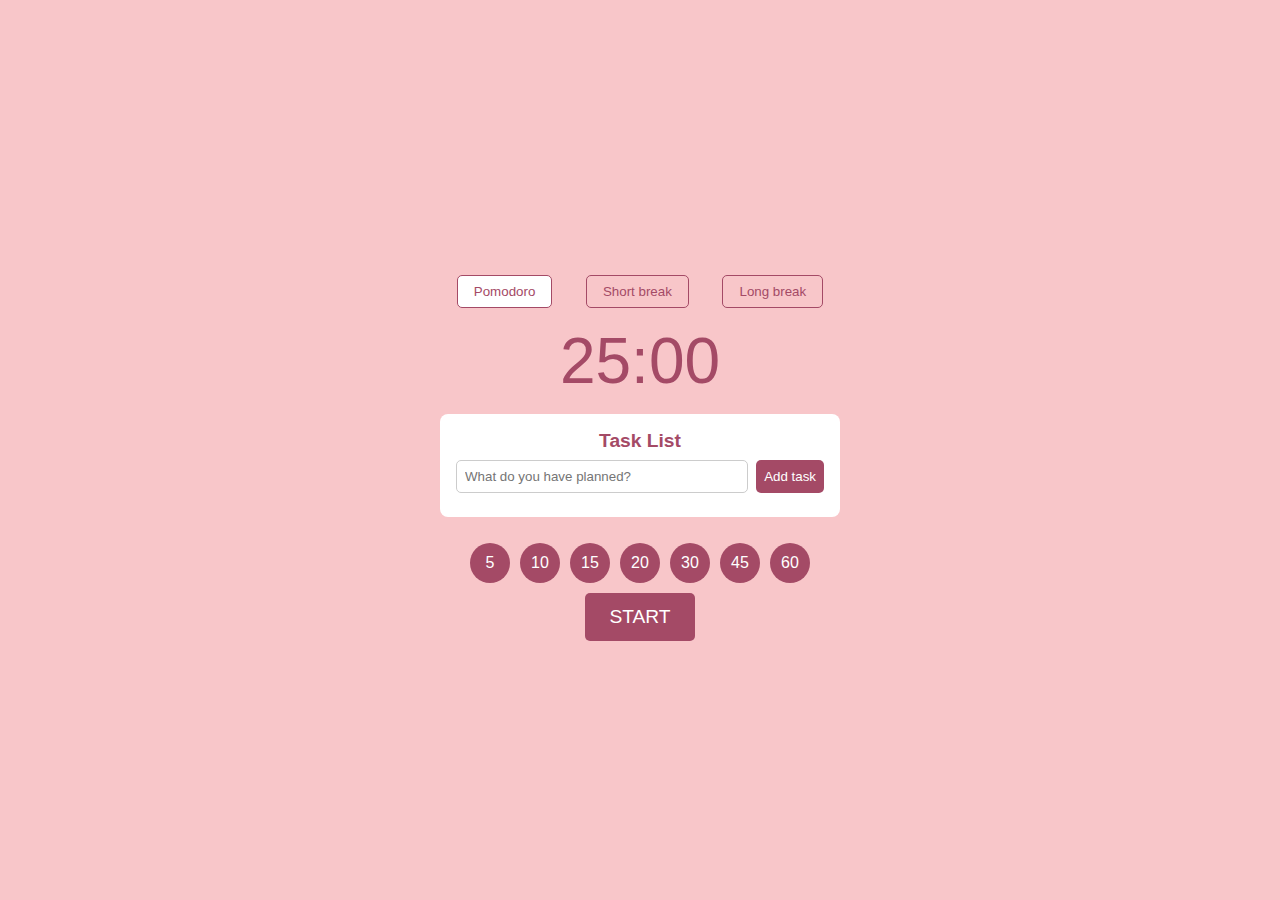
<file: index.html>
<!DOCTYPE html>
<html lang="en">

<head>
    <meta charset="UTF-8">
    <meta name="viewport" content="width=device-width, initial-scale=1.0">
    <link rel="icon" type="image/x-icon" href="icon.png">
    <title>Pomodoro Timer</title>
    <link rel="stylesheet" href="style.css">
</head>

<body>
    <div class="container">
        <!-- Timer Mode Buttons -->
        <div class="mode-buttons">
            <button id="pomodoro" class="mode active">Pomodoro</button>
            <button id="shortBreak" class="mode">Short break</button>
            <button id="longBreak" class="mode">Long break</button>
        </div>

        <!-- Timer Display -->
        <div class="timer-display">
            <span id="timer">25:00</span>
        </div>

        <!-- Task List -->
        <div class="task-list">
            <h2>Task List</h2>
            <div class="task-input">
                <input type="text" id="taskInput" placeholder="What do you have planned?">
                <button id="addTaskButton">Add task</button>
            </div>
            <ul id="tasks"></ul>
        </div>


        <div class="timer-container">
            <div class="timer-option" data-value="5">5</div>
            <div class="timer-option" data-value="10">10</div>
            <div class="timer-option" data-value="15">15</div>
            <div class="timer-option" data-value="20">20</div>
            <div class="timer-option" data-value="30">30</div>
            <div class="timer-option" data-value="45">45</div>
            <div class="timer-option" data-value="60">60</div>
        </div>
        <button id="startStopButton">START</button>
    </div>

    <script src="script.js"></script>
</body>

</html>
</file>
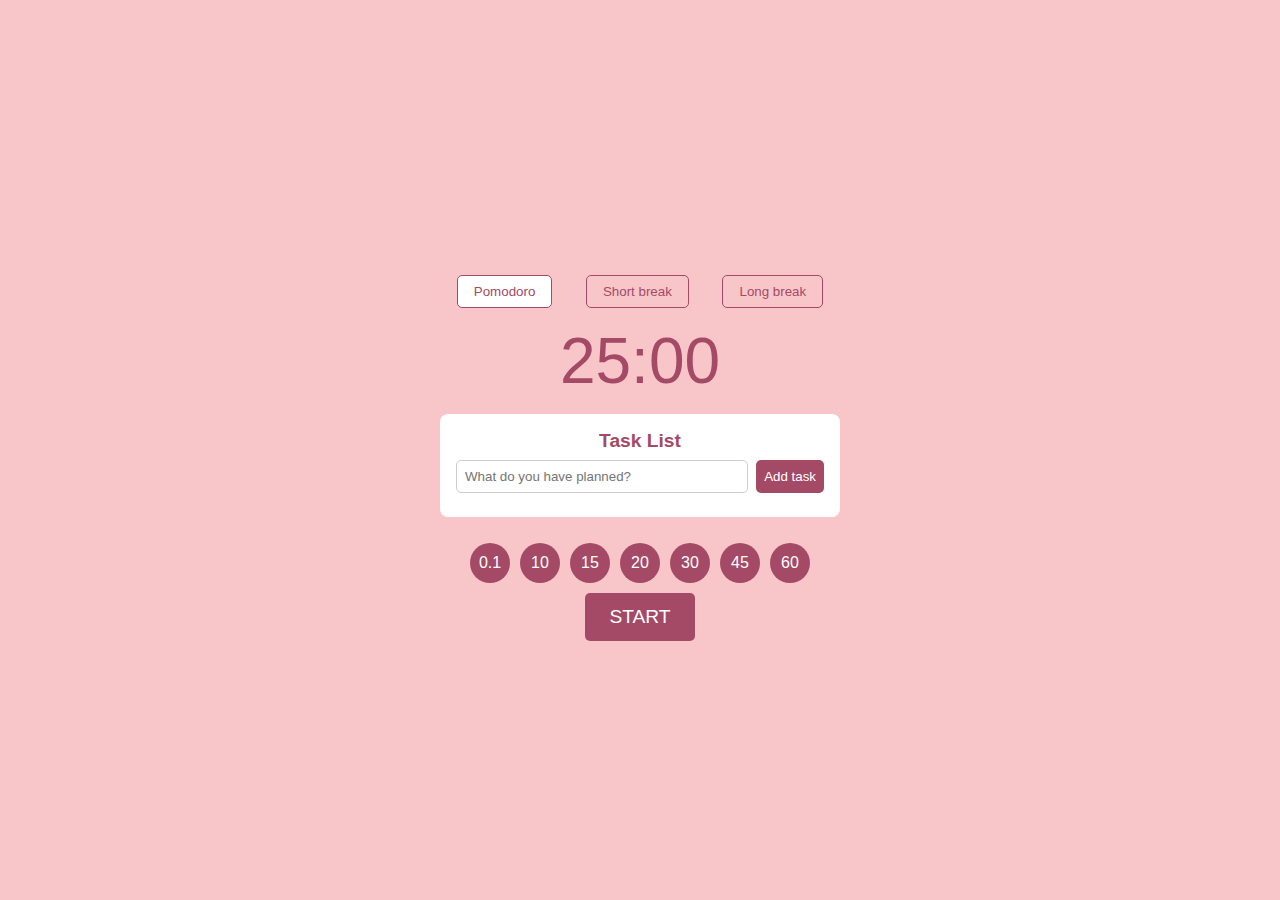
<file: chrome-extention/index.html>
<!DOCTYPE html>
<html lang="en">

<head>
    <meta charset="UTF-8">
    <meta name="viewport" content="width=device-width, initial-scale=1.0">
    <link rel="icon" type="image/x-icon" href="icon.png">
    <title>Pomodoro Timer</title>
    <link rel="stylesheet" href="style.css">
</head>

<body>
    <div class="container">
        <!-- Timer Mode Buttons -->
        <div class="mode-buttons">
            <button id="pomodoro" class="mode active">Pomodoro</button>
            <button id="shortBreak" class="mode">Short break</button>
            <button id="longBreak" class="mode">Long break</button>
        </div>

        <!-- Timer Display -->
        <div class="timer-display">
            <span id="timer">25:00</span>
        </div>

        <!-- Task List -->
        <div class="task-list">
            <h2>Task List</h2>
            <div class="task-input">
                <input type="text" id="taskInput" placeholder="What do you have planned?">
                <button id="addTaskButton">Add task</button>
            </div>
            <ul id="tasks"></ul>
        </div>


        <div class="timer-container">
            <div class="timer-option" data-value="0.1">0.1</div>
            <div class="timer-option" data-value="10">10</div>
            <div class="timer-option" data-value="15">15</div>
            <div class="timer-option" data-value="20">20</div>
            <div class="timer-option" data-value="30">30</div>
            <div class="timer-option" data-value="45">45</div>
            <div class="timer-option" data-value="60">60</div>
        </div>
        <button id="startStopButton">START</button>
    </div>

    <script src="script.js"></script>
</body>

</html>
</file>
<file: style.css>
/* Basic Reset */
* {
    margin: 0;
    padding: 0;
    box-sizing: border-box;
  }
  
  body {
    font-family: Arial, sans-serif;
    display: flex;
    justify-content: center;
    align-items: center;
    height: 100vh;
    background-color: #f8c6c9;
    color: #a44a66;
  }
  
  .container {
    width: 90%;
    max-width: 400px;
    text-align: center;
  }
  
  .mode-buttons {
    display: flex;
    justify-content: space-around;
    margin-bottom: 1rem;
    margin-top: 1rem; /* Added space above the mode buttons */
  }
  
  .mode {
    background: transparent;
    border: 1px solid #a44a66;
    color: #a44a66;
    padding: 0.5rem 1rem;
    border-radius: 5px;
    cursor: pointer;
    transition: background 0.3s, color 0.3s;
  }
  
  .mode.active,
  .mode:hover {
    background: #fff;
    color: #a44a66;
  }
  
  .task-list {
    background: #fff;
    padding: 1rem;
    border-radius: 8px;
    margin-bottom: 1rem;
  }
  
  .task-list h2 {
    font-size: 1.2rem;
    color: #a44a66;
    margin-bottom: 0.5rem;
  }
  
  .task-input {
    display: flex;
    gap: 0.5rem;
    margin-bottom: 0.5rem;
  }
  
  #taskInput {
    flex: 1;
    padding: 0.5rem;
    border: 1px solid #ccc;
    border-radius: 5px;
  }
  
  #addTaskButton {
    background-color: #a44a66;
    color: #fff;
    border: none;
    border-radius: 5px;
    padding: 0.5rem;
    cursor: pointer;
  }
  
  #tasks {
    list-style: none;
    text-align: left;
    padding: 0;
  }
  
  .task-item {
    display: flex;
    justify-content: space-between;
    padding: 0.5rem;
    border-bottom: 1px solid #ddd;
    align-items: center;
  }
  
  .task-actions {
    display: flex;
    gap: 0.5rem;
  }
  
  .edit-task,
  .delete-task {
    background-color: transparent;
    border: none;
    cursor: pointer;
    color: #a44a66;
    font-size: 0.9rem;
  }
  
  .timer-display {
    font-size: 4rem;
    color: #a44a66;
    margin-bottom: 1rem;
  }
  
  #startStopButton {
    background-color: #a44a66;
    color: #fff;
    padding: 0.8rem 1.5rem;
    border: none;
    border-radius: 5px;
    font-size: 1.2rem;
    cursor: pointer;
    transition: background 0.3s;
  }
  
  #startStopButton:hover {
    background-color: #d9788b;
  }

/* Style for completed tasks */
.completed > .task-text {
    text-decoration: line-through;
    color: #ccc;
  }
  
  /* Complete button styling */
  .complete-task {
    background-color: transparent;
    border: none;
    cursor: pointer;
    color: #28a745;
    font-size: 0.9rem;
  }
  
  /* Updated task-actions to add spacing */
  .task-actions {
    display: flex;
    gap: 0.5rem;
  }

  
  @media (max-width: 500px) {
    .timer-display {
      font-size: 3rem;
    }
  
    #startStopButton {
      font-size: 1rem;
      padding: 0.6rem 1rem;
    }
  }
  




  .timer-container {
    display: flex;
    justify-content: center; /* Center the options */
    align-items: center; /* Vertically center the options */
    gap: 10px; /* Space between options */
    padding: 10px 0;
}

.timer-option {
    width: 40px; /* Set the width */
    height: 40px; /* Set the height */
    background-color: #a44a66; /* Button color */
    color: white; /* Text color */
    border-radius: 50%; /* Makes the button round */
    display: flex; /* Use flexbox to center the text */
    justify-content: center; /* Center horizontally */
    align-items: center; /* Center vertically */
    cursor: pointer; /* Change cursor on hover */
    transition: background-color 0.3s; /* Smooth background change */
}

.timer-option:hover {
    background-color: white; /* Darker shade on hover */
    color: #a44a66;
}

.timer-option.selected {
    background-color: white; /* Darker shade on hover */
    color: #a44a66; /* Highlighted color when selected */
}
</file>
<file: chrome-extention/style.css>
/* Basic Reset */
* {
    margin: 0;
    padding: 0;
    box-sizing: border-box;
  }
  
  body {
    font-family: Arial, sans-serif;
    display: flex;
    justify-content: center;
    align-items: center;
    height: 100vh;
    background-color: #f8c6c9;
    color: #a44a66;
  }
  
  .container {
    width: 90%;
    max-width: 400px;
    text-align: center;
  }
  
  .mode-buttons {
    display: flex;
    justify-content: space-around;
    margin-bottom: 1rem;
    margin-top: 1rem; /* Added space above the mode buttons */
  }
  
  .mode {
    background: transparent;
    border: 1px solid #a44a66;
    color: #a44a66;
    padding: 0.5rem 1rem;
    border-radius: 5px;
    cursor: pointer;
    transition: background 0.3s, color 0.3s;
  }
  
  .mode.active,
  .mode:hover {
    background: #fff;
    color: #a44a66;
  }
  
  .task-list {
    background: #fff;
    padding: 1rem;
    border-radius: 8px;
    margin-bottom: 1rem;
  }
  
  .task-list h2 {
    font-size: 1.2rem;
    color: #a44a66;
    margin-bottom: 0.5rem;
  }
  
  .task-input {
    display: flex;
    gap: 0.5rem;
    margin-bottom: 0.5rem;
  }
  
  #taskInput {
    flex: 1;
    padding: 0.5rem;
    border: 1px solid #ccc;
    border-radius: 5px;
  }
  
  #addTaskButton {
    background-color: #a44a66;
    color: #fff;
    border: none;
    border-radius: 5px;
    padding: 0.5rem;
    cursor: pointer;
  }
  
  #tasks {
    list-style: none;
    text-align: left;
    padding: 0;
  }
  
  .task-item {
    display: flex;
    justify-content: space-between;
    padding: 0.5rem;
    border-bottom: 1px solid #ddd;
    align-items: center;
  }
  
  .task-actions {
    display: flex;
    gap: 0.5rem;
  }
  
  .edit-task,
  .delete-task {
    background-color: transparent;
    border: none;
    cursor: pointer;
    color: #a44a66;
    font-size: 0.9rem;
  }
  
  .timer-display {
    font-size: 4rem;
    color: #a44a66;
    margin-bottom: 1rem;
  }
  
  #startStopButton {
    background-color: #a44a66;
    color: #fff;
    padding: 0.8rem 1.5rem;
    border: none;
    border-radius: 5px;
    font-size: 1.2rem;
    cursor: pointer;
    transition: background 0.3s;
  }
  
  #startStopButton:hover {
    background-color: #d9788b;
  }

/* Style for completed tasks */
.completed > .task-text {
    text-decoration: line-through;
    color: #ccc;
  }
  
  /* Complete button styling */
  .complete-task {
    background-color: transparent;
    border: none;
    cursor: pointer;
    color: #28a745;
    font-size: 0.9rem;
  }
  
  /* Updated task-actions to add spacing */
  .task-actions {
    display: flex;
    gap: 0.5rem;
  }

  
  @media (max-width: 500px) {
    .timer-display {
      font-size: 3rem;
    }
  
    #startStopButton {
      font-size: 1rem;
      padding: 0.6rem 1rem;
    }
  }
  




  .timer-container {
    display: flex;
    justify-content: center; /* Center the options */
    align-items: center; /* Vertically center the options */
    gap: 10px; /* Space between options */
    padding: 10px 0;
}

.timer-option {
    width: 40px; /* Set the width */
    height: 40px; /* Set the height */
    background-color: #a44a66; /* Button color */
    color: white; /* Text color */
    border-radius: 50%; /* Makes the button round */
    display: flex; /* Use flexbox to center the text */
    justify-content: center; /* Center horizontally */
    align-items: center; /* Center vertically */
    cursor: pointer; /* Change cursor on hover */
    transition: background-color 0.3s; /* Smooth background change */
}

.timer-option:hover {
    background-color: white; /* Darker shade on hover */
    color: #a44a66;
}

.timer-option.selected {
    background-color: white; /* Darker shade on hover */
    color: #a44a66; /* Highlighted color when selected */
}
</file>
